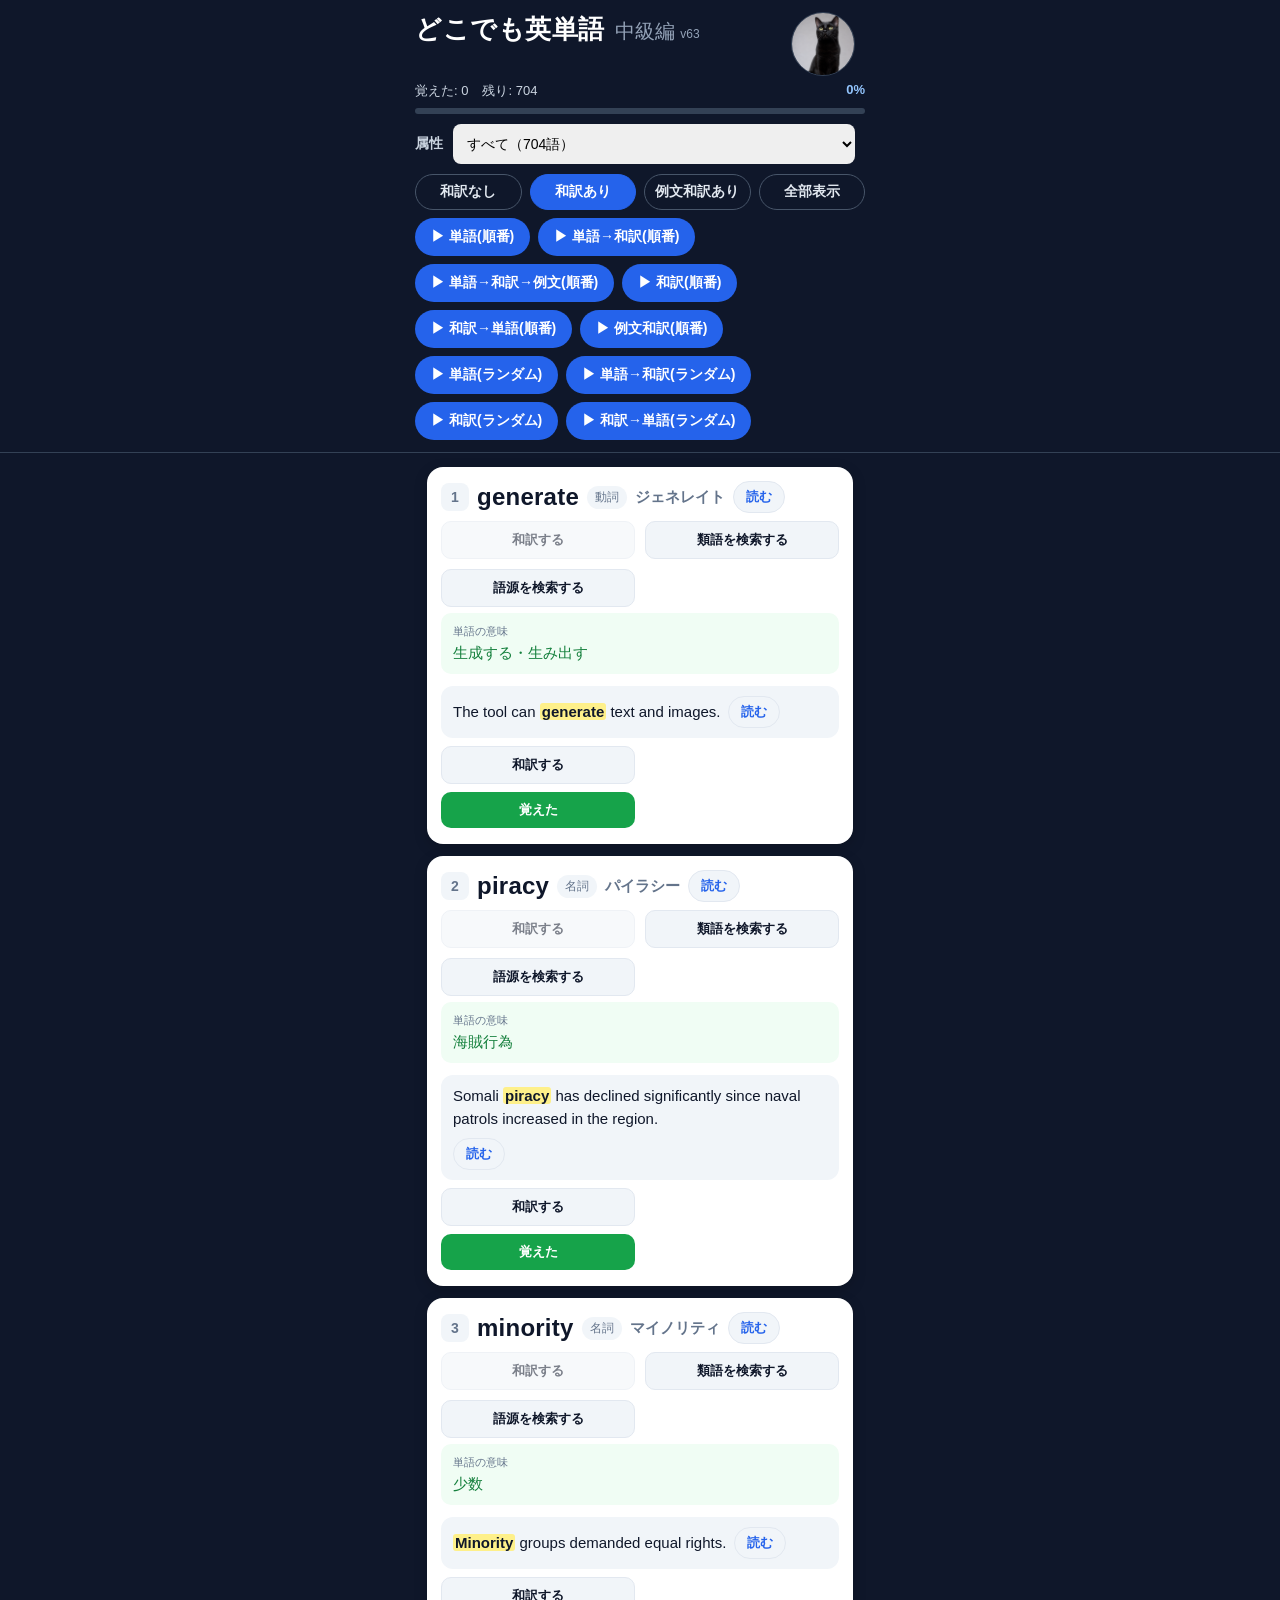
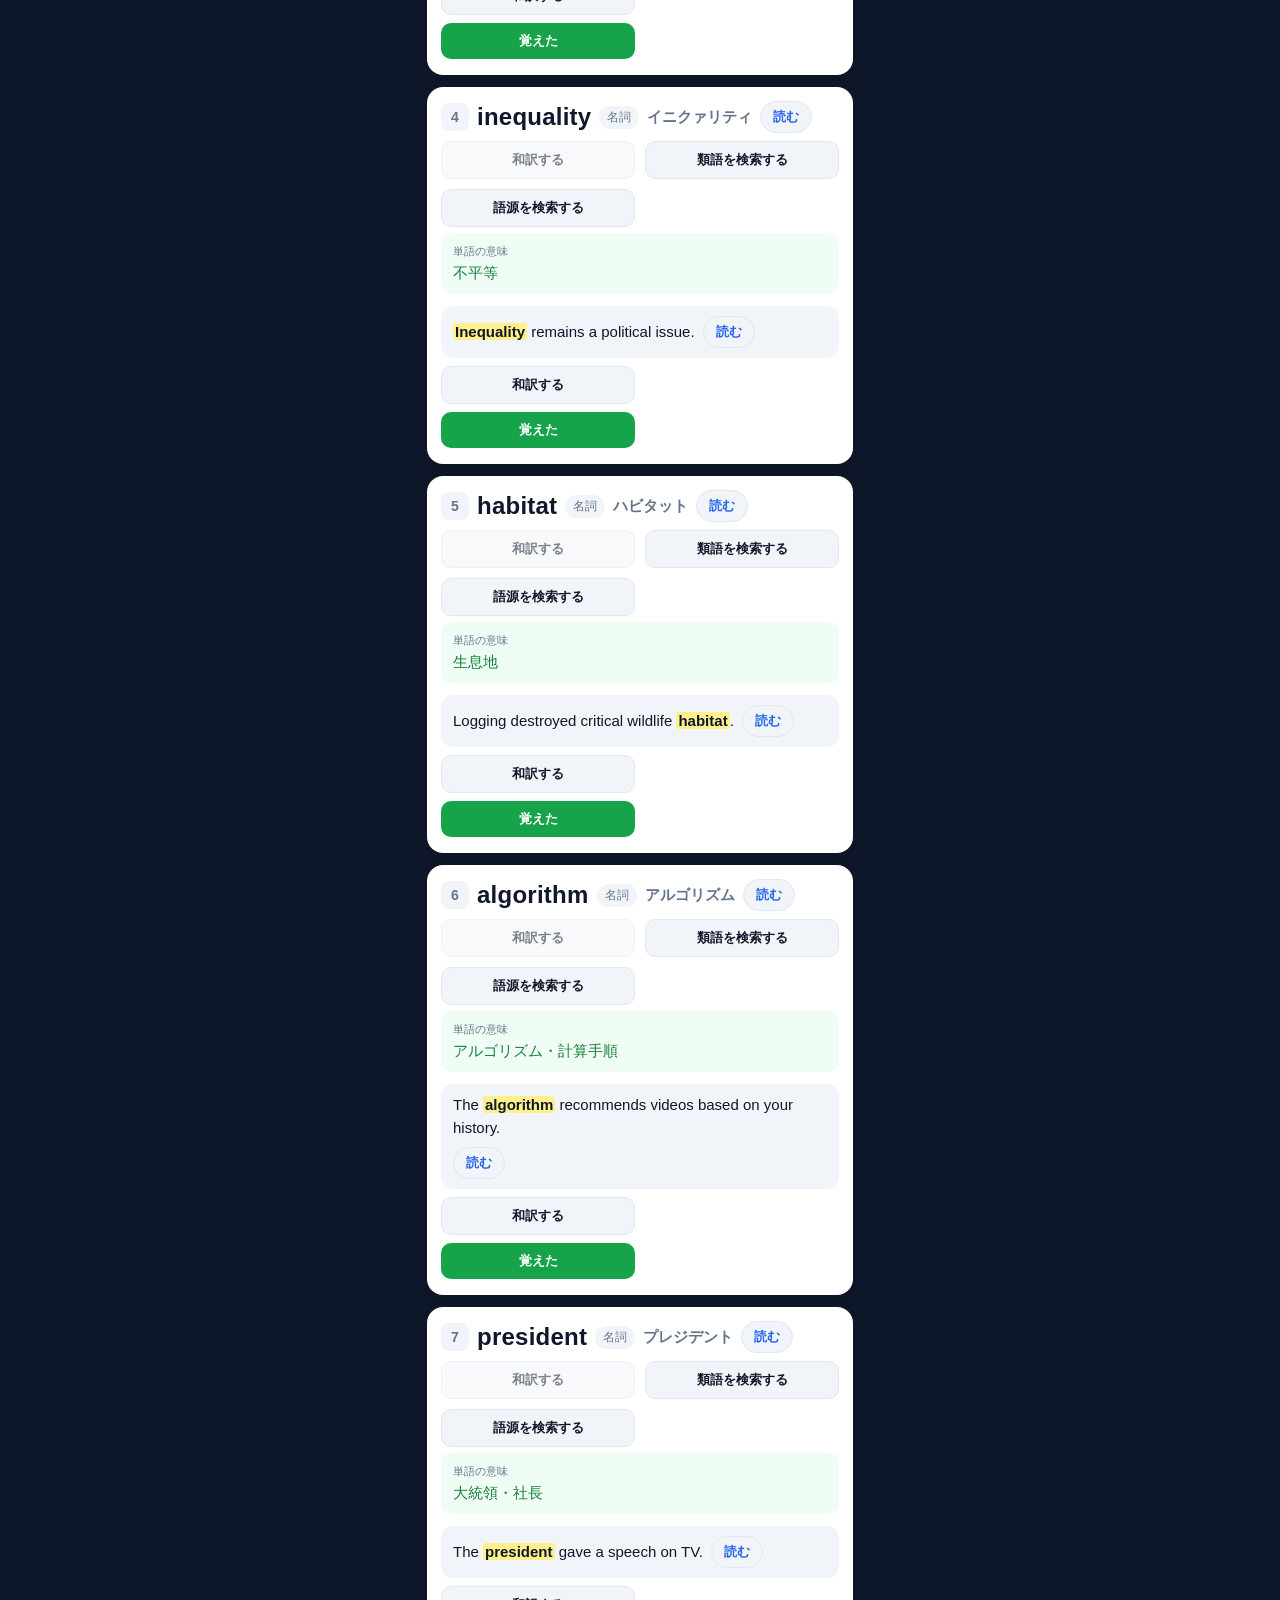
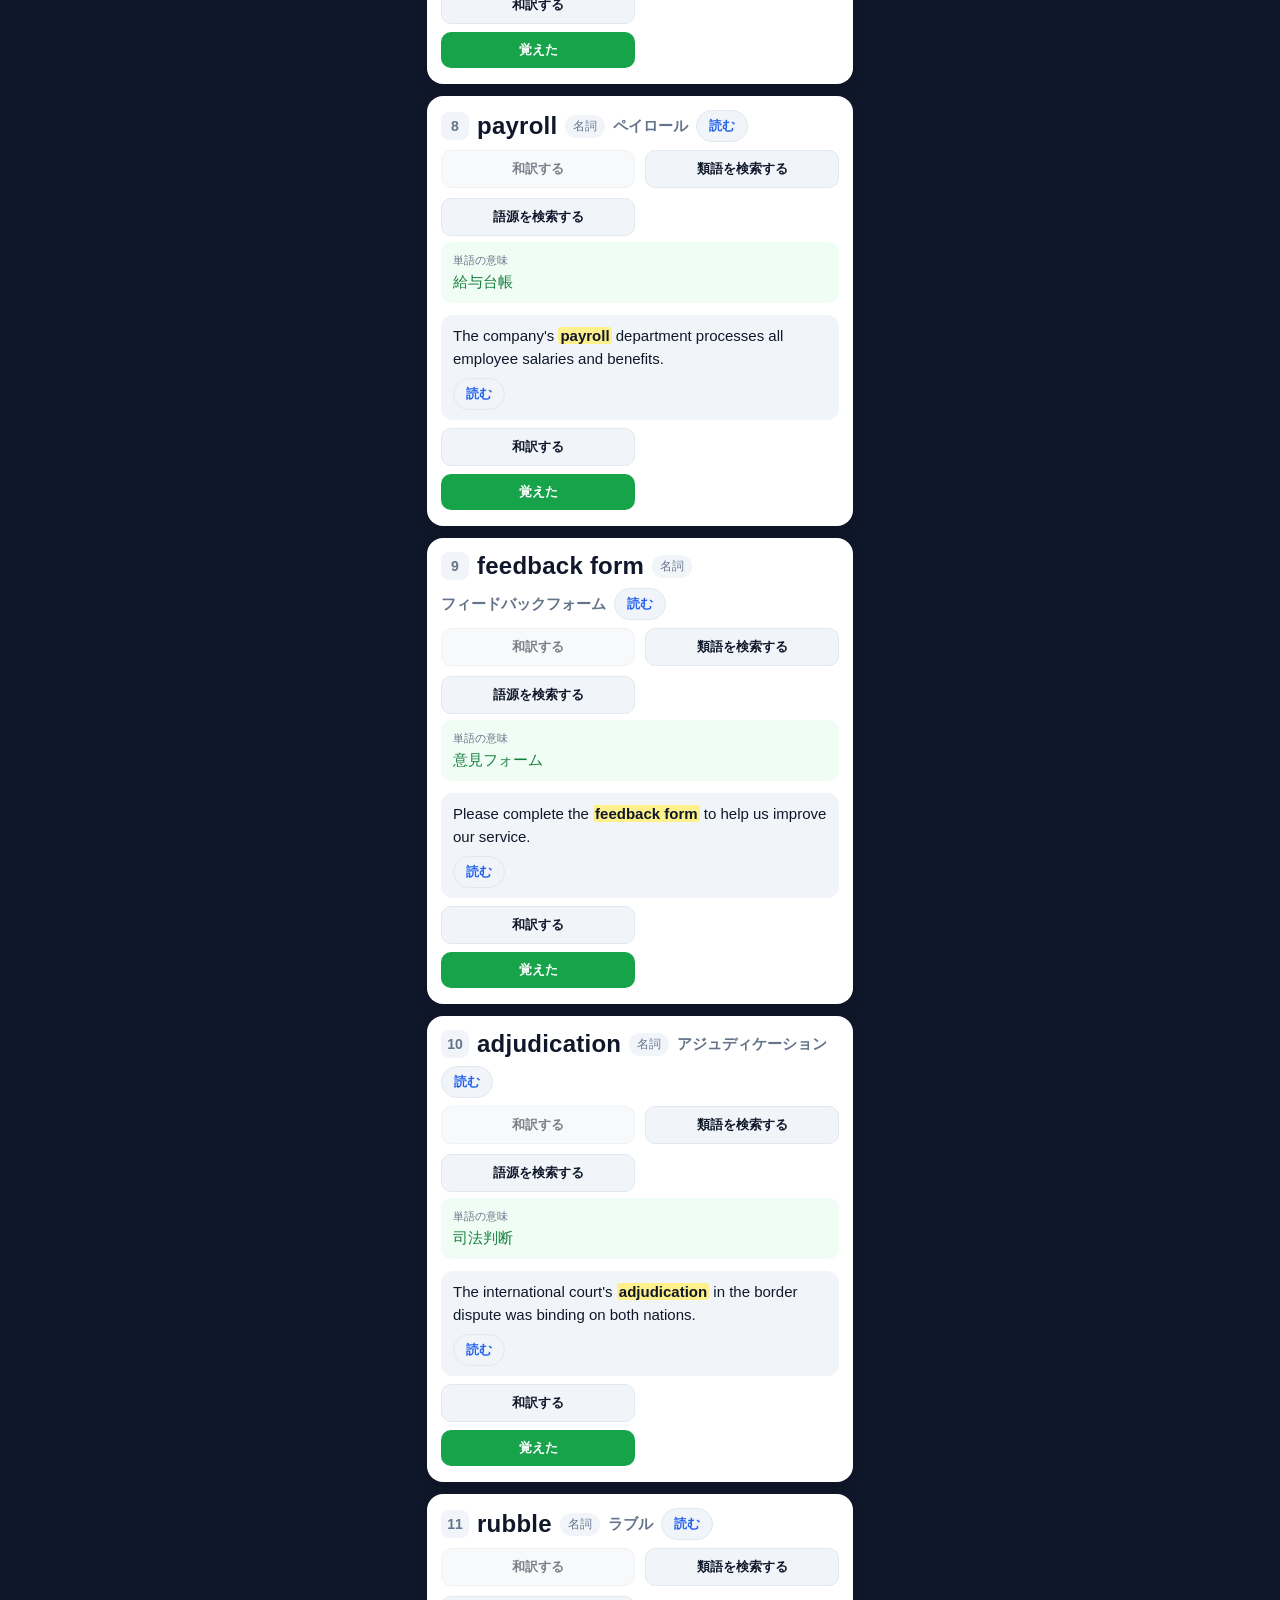
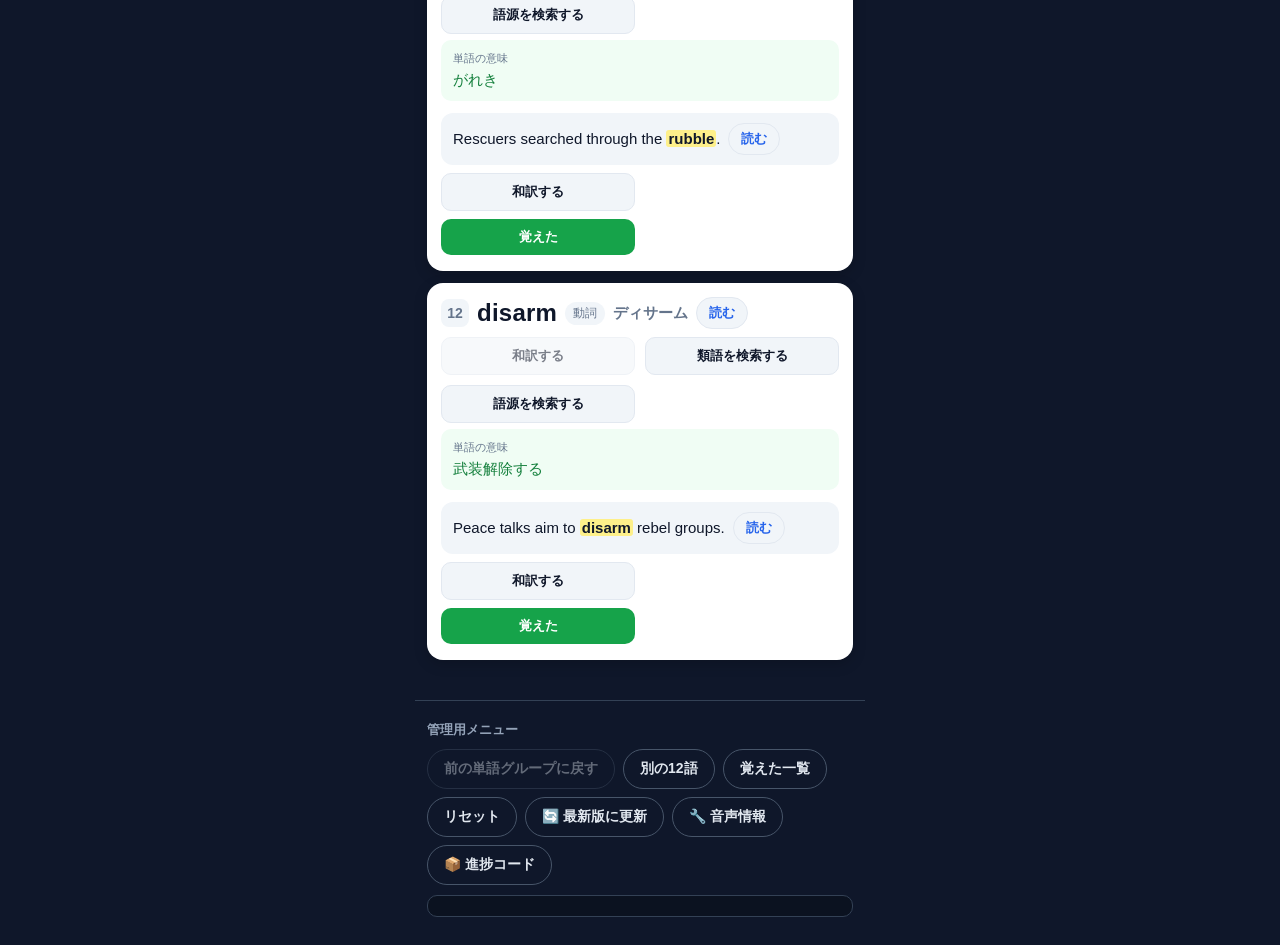
<file: index.html>
<!DOCTYPE html>
<html lang="ja">
<head>
  <meta charset="UTF-8" />
  <meta name="viewport" content="width=device-width, initial-scale=1.0, viewport-fit=cover" />
  <meta name="theme-color" content="#0f172a" />
  <meta http-equiv="Cache-Control" content="no-cache, no-store, must-revalidate" />
  <script>
    (function () {
      if (new URLSearchParams(location.search).get("hardreset") !== "1") return;
      var tasks = [];
      if ("serviceWorker" in navigator) {
        tasks.push(
          navigator.serviceWorker.getRegistrations().then(function (regs) {
            return Promise.all(regs.map(function (r) { return r.unregister(); }));
          })
        );
      }
      if ("caches" in window) {
        tasks.push(
          caches.keys().then(function (keys) {
            return Promise.all(keys.map(function (k) { return caches.delete(k); }));
          })
        );
      }
      Promise.all(tasks).finally(function () {
        var u = new URL(location.href);
        u.searchParams.delete("hardreset");
        u.searchParams.set("_t", Date.now());
        location.replace(u.href);
      });
    })();
  </script>
  <title>どこでも英単語 中級編</title>
  <link rel="preconnect" href="https://fonts.googleapis.com" />
  <link rel="preconnect" href="https://fonts.gstatic.com" crossorigin />
  <link
    href="https://fonts.googleapis.com/css2?family=Yomogi&display=swap"
    rel="stylesheet"
  />
  <link rel="manifest" href="manifest.webmanifest?v=63" />
  <link rel="apple-touch-icon" href="header-cat.png?v=63" />
  <link rel="stylesheet" href="style.css?v=63" />
</head>
<body>
  <header class="app-header">
    <div class="header-row">
      <h1 class="brand">
        <span class="brand-name">どこでも英単語</span>
      </h1>
      <span class="subtitle">中級編 <span id="appVersion"></span></span>
      <img class="header-mascot" src="header-cat.png?v=63" alt="" />
    </div>
    <div class="header-stats">
      <span id="learnedCount">覚えた: 0</span>
      <span id="remainCount">残り: 0</span>
      <span id="progressPct">0%</span>
    </div>
    <div class="progress-bar" aria-hidden="true">
      <div id="progressFill" class="progress-fill"></div>
    </div>
    <div class="category-row">
      <label for="catSelect">属性</label>
      <select id="catSelect" aria-label="属性で絞り込み"></select>
      <span id="catCount" class="cat-count"></span>
    </div>
    <div class="header-actions mode-actions">
      <button class="btn btn-ghost mode-btn" data-mode="no-ja">和訳なし</button>
      <button class="btn btn-ghost mode-btn" data-mode="normal">和訳あり</button>
      <button class="btn btn-ghost mode-btn" data-mode="ex">例文和訳あり</button>
      <button class="btn btn-ghost mode-btn" data-mode="full">全部表示</button>
    </div>
    <div class="header-actions header-actions-read">
      <button id="readWordsSeqBtn" class="btn btn-primary">▶ 単語(順番)</button>
      <button id="readWordJaSeqBtn" class="btn btn-primary">▶ 単語→和訳(順番)</button>
      <button id="readWordExBtn" class="btn btn-primary">▶ 単語→和訳→例文(順番)</button>
      <button id="readJaSeqBtn" class="btn btn-primary">▶ 和訳(順番)</button>
      <button id="readJaWordSeqBtn" class="btn btn-primary">▶ 和訳→単語(順番)</button>
      <button id="readExJaBtn" class="btn btn-primary">▶ 例文和訳(順番)</button>
    </div>
    <div class="header-actions header-actions-read">
      <button id="readWordsRandomBtn" class="btn btn-primary">▶ 単語(ランダム)</button>
      <button id="readWordJaRandomBtn" class="btn btn-primary">▶ 単語→和訳(ランダム)</button>
      <button id="readJaRandomBtn" class="btn btn-primary">▶ 和訳(ランダム)</button>
      <button id="readJaWordRandomBtn" class="btn btn-primary">▶ 和訳→単語(ランダム)</button>
      <button id="stopBtn" class="btn btn-ghost" hidden>■ 停止</button>
    </div>
  </header>

  <main id="cardList" class="card-list"></main>

  <div id="emptyState" class="empty-state" hidden>
    <p id="emptyStateMsg">🎉 すべての単語を覚えました！</p>
    <button id="restartBtn" class="btn btn-primary">もう一度はじめから</button>
  </div>

  <footer class="app-management" aria-label="管理用メニュー">
    <p class="management-title">管理用メニュー</p>
    <div class="header-actions">
      <button id="previousGroupBtn" class="btn btn-ghost" disabled>前の単語グループに戻す</button>
      <button id="shuffleBtn" class="btn btn-ghost">別の12語</button>
      <button id="learnedListBtn" class="btn btn-ghost">覚えた一覧</button>
      <button id="resetBtn" class="btn btn-ghost">リセット</button>
      <button id="updateBtn" class="btn btn-ghost">🔄 最新版に更新</button>
      <button id="voiceInfoBtn" class="btn btn-ghost">🔧 音声情報</button>
      <button id="progressCodeBtn" class="btn btn-ghost">📦 進捗コード</button>
    </div>
    <div id="learnedPanel" class="learned-panel" hidden></div>
    <div id="voicePanel" class="voice-panel" hidden></div>
    <div id="progressCodePanel" class="progress-code-panel" hidden></div>
  </footer>

  <script src="words_extra.js?v=63"></script>
  <script src="words.js?v=63"></script>
  <script src="app.js?v=63"></script>
</body>
</html>
</file>
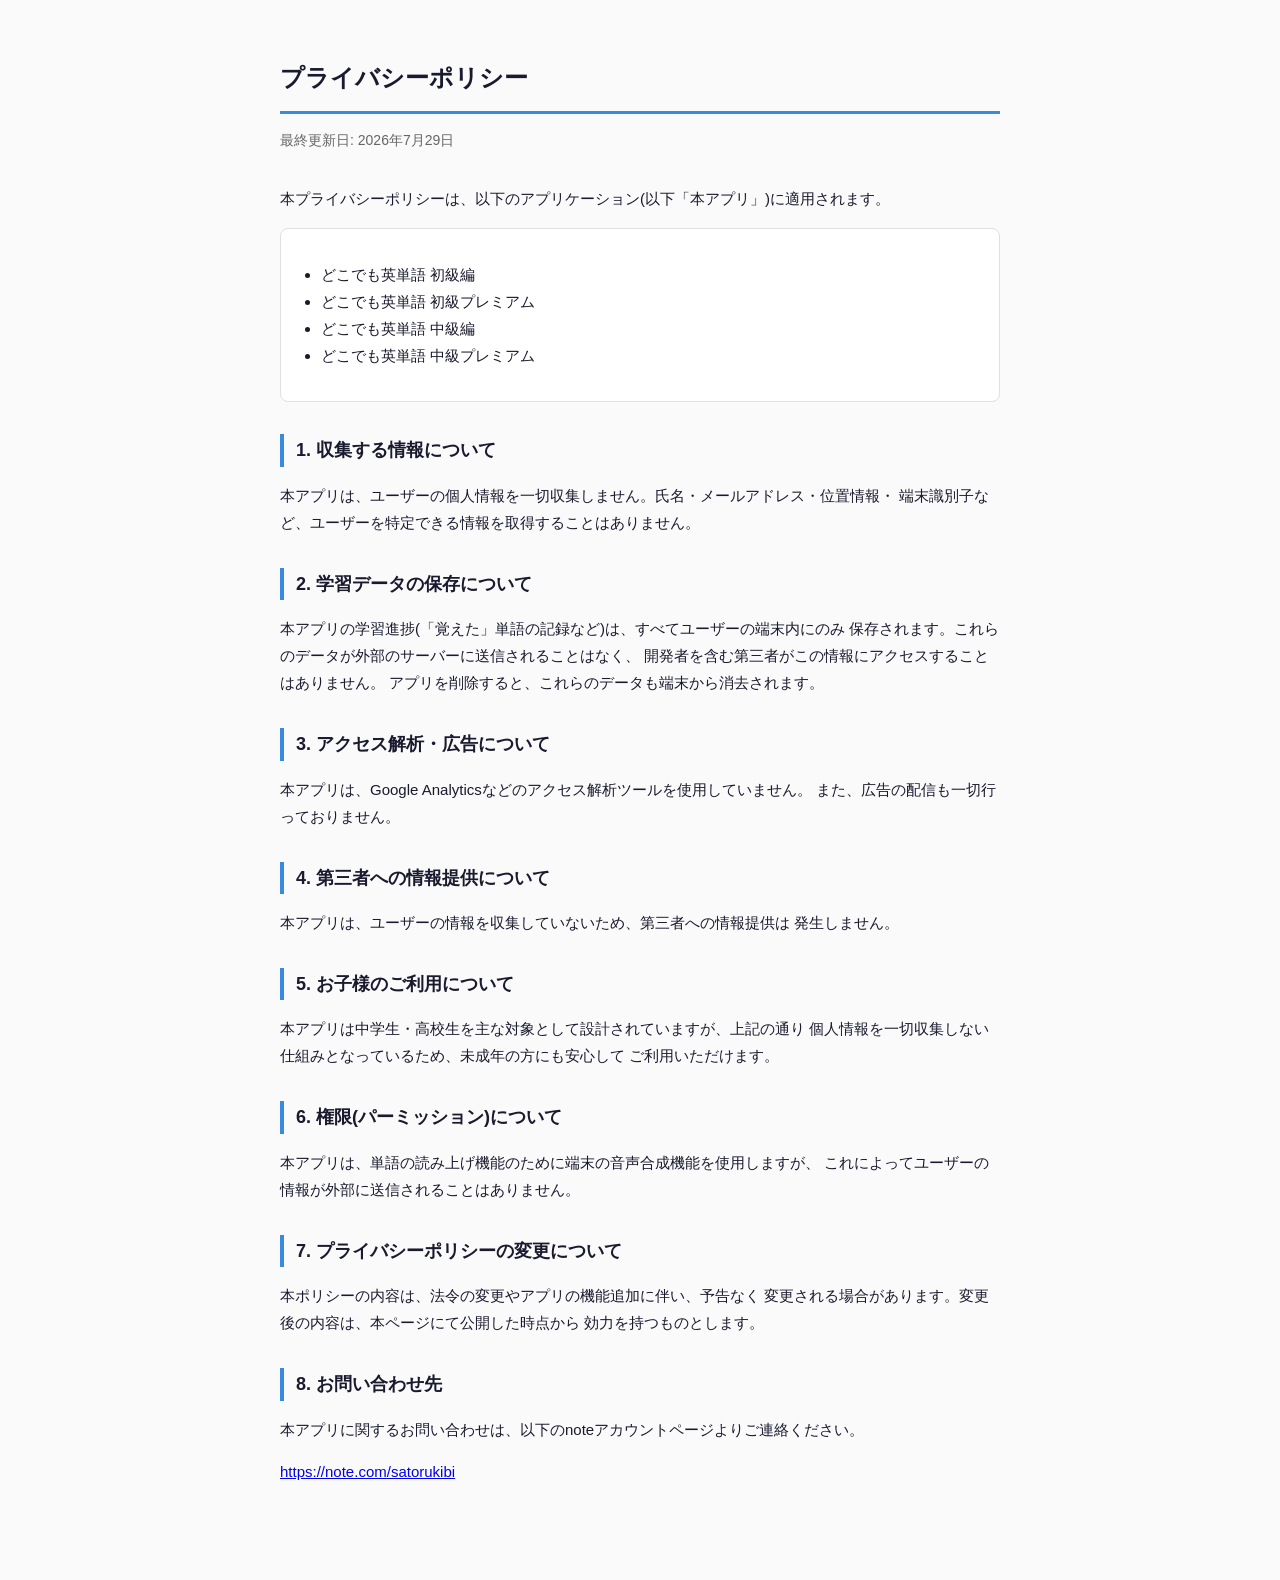
<file: privacy.html>
<!DOCTYPE html>
<html lang="ja">
<head>
<meta charset="UTF-8">
<meta name="viewport" content="width=device-width, initial-scale=1.0">
<title>プライバシーポリシー | どこでも英単語</title>
<style>
  body {
    font-family: -apple-system, BlinkMacSystemFont, "Segoe UI", "Hiragino Sans", "Noto Sans JP", sans-serif;
    max-width: 720px;
    margin: 0 auto;
    padding: 40px 24px 80px;
    line-height: 1.8;
    color: #1a1a2e;
    background: #fafafa;
  }
  h1 {
    font-size: 24px;
    border-bottom: 3px solid #378ADD;
    padding-bottom: 12px;
    margin-bottom: 8px;
  }
  .updated {
    color: #666;
    font-size: 14px;
    margin-bottom: 32px;
  }
  h2 {
    font-size: 18px;
    margin-top: 32px;
    color: #1a1a2e;
    border-left: 4px solid #378ADD;
    padding-left: 12px;
  }
  p, li {
    font-size: 15px;
  }
  ul {
    padding-left: 20px;
  }
  .apps {
    background: #fff;
    border: 1px solid #e0e0e0;
    border-radius: 8px;
    padding: 16px 20px;
    margin: 16px 0;
  }
  .contact-note {
    background: #fff8e1;
    border-left: 4px solid #ffb300;
    padding: 12px 16px;
    font-size: 14px;
    margin-top: 8px;
  }
</style>
</head>
<body>

<h1>プライバシーポリシー</h1>
<p class="updated">最終更新日: 2026年7月29日</p>

<p>本プライバシーポリシーは、以下のアプリケーション(以下「本アプリ」)に適用されます。</p>

<div class="apps">
  <ul>
    <li>どこでも英単語 初級編</li>
    <li>どこでも英単語 初級プレミアム</li>
    <li>どこでも英単語 中級編</li>
    <li>どこでも英単語 中級プレミアム</li>
  </ul>
</div>

<h2>1. 収集する情報について</h2>
<p>
本アプリは、ユーザーの個人情報を一切収集しません。氏名・メールアドレス・位置情報・
端末識別子など、ユーザーを特定できる情報を取得することはありません。
</p>

<h2>2. 学習データの保存について</h2>
<p>
本アプリの学習進捗(「覚えた」単語の記録など)は、すべてユーザーの端末内にのみ
保存されます。これらのデータが外部のサーバーに送信されることはなく、
開発者を含む第三者がこの情報にアクセスすることはありません。
アプリを削除すると、これらのデータも端末から消去されます。
</p>

<h2>3. アクセス解析・広告について</h2>
<p>
本アプリは、Google Analyticsなどのアクセス解析ツールを使用していません。
また、広告の配信も一切行っておりません。
</p>

<h2>4. 第三者への情報提供について</h2>
<p>
本アプリは、ユーザーの情報を収集していないため、第三者への情報提供は
発生しません。
</p>

<h2>5. お子様のご利用について</h2>
<p>
本アプリは中学生・高校生を主な対象として設計されていますが、上記の通り
個人情報を一切収集しない仕組みとなっているため、未成年の方にも安心して
ご利用いただけます。
</p>

<h2>6. 権限(パーミッション)について</h2>
<p>
本アプリは、単語の読み上げ機能のために端末の音声合成機能を使用しますが、
これによってユーザーの情報が外部に送信されることはありません。
</p>

<h2>7. プライバシーポリシーの変更について</h2>
<p>
本ポリシーの内容は、法令の変更やアプリの機能追加に伴い、予告なく
変更される場合があります。変更後の内容は、本ページにて公開した時点から
効力を持つものとします。
</p>

<h2>8. お問い合わせ先</h2>
<p>
本アプリに関するお問い合わせは、以下のnoteアカウントページよりご連絡ください。
</p>
<p>
<a href="https://note.com/satorukibi" target="_blank" rel="noopener">https://note.com/satorukibi</a>
</p>

</body>
</html>
</file>
<file: style.css>
:root {
  --bg: #0f172a;
  --bg-soft: #1e293b;
  --card: #ffffff;
  --card-soft: #f1f5f9;
  --text: #0f172a;
  --muted: #64748b;
  --primary: #2563eb;
  --primary-dark: #1d4ed8;
  --green: #16a34a;
  --green-dark: #15803d;
  --line: #e2e8f0;
  --radius: 16px;
  --content-width: 450px;
  --content-padding: 12px;
}

* { box-sizing: border-box; -webkit-tap-highlight-color: transparent; }

html, body {
  margin: 0;
  padding: 0;
  width: 100%;
  max-width: 100%;
  min-height: 100%;
  overflow-x: hidden;
  background: var(--bg);
  color: var(--text);
  font-family: -apple-system, BlinkMacSystemFont, "Segoe UI", "Hiragino Kaku Gothic ProN",
    "Yu Gothic", Meiryo, sans-serif;
  -webkit-text-size-adjust: 100%;
  -webkit-overflow-scrolling: touch;
}

/* ---------- アプリ内ブラウザ警告 ---------- */
.in-app-browser-warning {
  display: flex;
  align-items: center;
  gap: 10px;
  background: #78350f;
  color: #fef3c7;
  font-size: 13px;
  line-height: 1.5;
  padding: 10px max(12px, env(safe-area-inset-right)) 10px max(12px, env(safe-area-inset-left));
}
.in-app-browser-warning span { flex: 1; }
.in-app-browser-warning button {
  flex: 0 0 auto;
  background: transparent;
  border: none;
  color: #fef3c7;
  font-size: 16px;
  cursor: pointer;
  padding: 4px;
}

/* ---------- ヘッダー ---------- */
.app-header {
  position: sticky;
  top: 0;
  z-index: 10;
  background: var(--bg);
  color: #fff;
  padding: calc(env(safe-area-inset-top) + 12px)
    max(16px, env(safe-area-inset-right))
    12px
    max(16px, env(safe-area-inset-left));
  border-bottom: 1px solid #334155;
}

.app-header > * {
  max-width: var(--content-width);
  margin-left: auto;
  margin-right: auto;
  width: 100%;
}

.header-row {
  display: flex;
  align-items: baseline;
  column-gap: 0;
  row-gap: 6px;
  flex-wrap: wrap;
}

.header-mascot {
  width: 64px;
  height: 64px;
  margin-left: auto;
  margin-right: 10px;
  border-radius: 999px;
  object-fit: cover;
  object-position: 50% 5%;
  border: 1px solid #334155;
  flex: 0 0 auto;
  align-self: center;
}

@media (max-width: 390px) {
  .header-mascot { width: 52px; height: 52px; }
}

.app-header .brand {
  margin: 0;
  display: inline-flex;
  align-items: baseline;
  gap: 7px;
  font-size: 26px;
  font-weight: 800;
  letter-spacing: 0.02em;
  white-space: nowrap;
}

.title-sub {
  margin-left: 2px;
  padding: 0 2px 2px;
  color: #cbd5e1;
  font-family: "Yomogi", "Yu Kyokasho", "Klee", "Hiragino Maru Gothic ProN",
    "Yu Gothic", cursive;
  font-size: 20px;
  font-weight: 500;
  letter-spacing: 0.06em;
}

.subtitle {
  margin-left: 0.5em;
  font-size: 20px;
  color: #94a3b8;
  white-space: nowrap;
}

#appVersion {
  font-size: 12px;
}

@media (max-width: 390px) {
  .header-row { row-gap: 5px; }
  .app-header .brand { font-size: 25px; }
  .title-sub { font-size: 15px; }
  .subtitle { font-size: 15px; }
}

.header-stats {
  display: flex;
  gap: 14px;
  margin-top: 6px;
  font-size: 13px;
  color: #cbd5e1;
  flex-wrap: wrap;
}

#progressPct {
  margin-left: auto;
  font-weight: 800;
  color: #93c5fd;
}

.progress-bar {
  margin-top: 8px;
  height: 6px;
  background: #334155;
  border-radius: 999px;
  overflow: hidden;
}

.progress-fill {
  height: 100%;
  width: 0%;
  background: linear-gradient(90deg, #2563eb, #4ade80);
  border-radius: 999px;
  transition: width 0.25s ease;
}

.category-row {
  display: flex;
  align-items: center;
  gap: 10px;
  margin-top: 10px;
  flex-wrap: wrap;
  font-size: 14px;
}
.category-row label {
  font-weight: 700;
  color: #cbd5e1;
}
.category-row select {
  flex: 1;
  min-width: 140px;
  font-size: 14px;
  padding: 8px 10px;
  border-radius: 8px;
  border: none;
  min-height: 40px;
}
.cat-count {
  font-size: 12px;
  color: #94a3b8;
}

.header-actions {
  display: flex;
  gap: 8px;
  margin-top: 12px;
  flex-wrap: wrap;
}

.header-actions-read {
  margin-top: 8px;
}

.header-actions-read:first-of-type {
  margin-top: 12px;
}

/* ---------- ボタン ---------- */
.btn {
  border: none;
  border-radius: 999px;
  padding: 10px 16px;
  font-size: 14px;
  font-weight: 700;
  cursor: pointer;
  transition: transform 0.05s ease, background 0.15s ease, opacity 0.15s ease;
}
.btn:active { transform: scale(0.96); }

.btn-primary { background: var(--primary); color: #fff; }
.btn-primary:hover { background: var(--primary-dark); }

.btn-ghost {
  background: transparent;
  color: #e2e8f0;
  border: 1px solid #475569;
}

.mode-actions {
  margin-top: 10px;
  flex-wrap: nowrap;
}

.mode-btn {
  flex: 1 1 0;
  padding: 8px 2px;
  text-align: center;
  white-space: nowrap;
}

.mode-btn.active {
  background: var(--primary);
  color: #fff;
  border-color: var(--primary);
}

.btn:disabled {
  opacity: 0.4;
  cursor: default;
}

/* ---------- 画面末尾の管理用メニュー ---------- */
.app-management {
  max-width: var(--content-width);
  width: 100%;
  margin: 0 auto;
  padding: 20px max(var(--content-padding), env(safe-area-inset-right))
    calc(env(safe-area-inset-bottom) + 28px)
    max(var(--content-padding), env(safe-area-inset-left));
  border-top: 1px solid #334155;
  color: #fff;
}

.management-title {
  margin: 0;
  color: #94a3b8;
  font-size: 13px;
  font-weight: 700;
}

.app-management .header-actions {
  margin-top: 10px;
}

/* ---------- 音声情報パネル ---------- */
.voice-panel {
  margin-top: 10px;
  background: #0b1220;
  border: 1px solid #334155;
  border-radius: 10px;
  padding: 10px 12px;
  font-size: 12px;
  line-height: 1.6;
  color: #cbd5e1;
  max-height: 200px;
  overflow: auto;
  white-space: pre-wrap;
  word-break: break-word;
}
.voice-panel .ok { color: #4ade80; font-weight: 700; }
.voice-panel .ng { color: #f87171; font-weight: 700; }
.voice-panel .hit { color: #93c5fd; }

/* ---------- 覚えた一覧パネル ---------- */
.learned-panel {
  margin-top: 10px;
  background: #0b1220;
  border: 1px solid #334155;
  border-radius: 10px;
  padding: 10px 12px;
  max-height: 220px;
  overflow: auto;
}

.learned-panel-empty {
  font-size: 13px;
  color: #94a3b8;
}

.learned-item {
  display: flex;
  align-items: center;
  gap: 8px;
  padding: 6px 0;
  border-bottom: 1px solid #1e293b;
  font-size: 13px;
  color: #e2e8f0;
}
.learned-item:last-child { border-bottom: none; }

.learned-item-word {
  font-weight: 800;
  flex: 1;
}

.learned-item-ja {
  color: #94a3b8;
  font-size: 12px;
}

.unlearn-btn {
  flex: 0 0 auto;
  background: transparent;
  color: #f87171;
  border: 1px solid #7f1d1d;
  border-radius: 8px;
  padding: 4px 10px;
  font-size: 12px;
  font-weight: 700;
  cursor: pointer;
}

/* ---------- 進捗コードパネル ---------- */
.progress-code-panel {
  margin-top: 10px;
  background: #0b1220;
  border: 1px solid #334155;
  border-radius: 10px;
  padding: 10px 12px;
  display: flex;
  flex-direction: column;
  gap: 12px;
}

.progress-code-desc {
  margin: 0;
  font-size: 13px;
  color: #94a3b8;
}

.progress-code-section {
  display: flex;
  flex-direction: column;
  gap: 6px;
}

.progress-code-section .label {
  font-size: 12px;
  font-weight: 700;
  color: #94a3b8;
}

.progress-code-textarea {
  width: 100%;
  resize: vertical;
  background: #0f172a;
  color: #e2e8f0;
  border: 1px solid #334155;
  border-radius: 8px;
  padding: 8px 10px;
  font-size: 12px;
  font-family: monospace;
  box-sizing: border-box;
}

.progress-code-status {
  font-size: 12px;
  min-height: 1.4em;
}

.progress-code-status.ok { color: #4ade80; }
.progress-code-status.ng { color: #f87171; }

/* ---------- カード一覧 ---------- */
.card-list {
  max-width: var(--content-width);
  width: 100%;
  margin: 0 auto;
  padding: 14px max(var(--content-padding), env(safe-area-inset-right))
    calc(env(safe-area-inset-bottom) + 40px)
    max(var(--content-padding), env(safe-area-inset-left));
  display: flex;
  flex-direction: column;
  gap: 12px;
}

.word-card {
  background: var(--card);
  border-radius: var(--radius);
  padding: 14px 14px 16px;
  box-shadow: 0 4px 14px rgba(0, 0, 0, 0.18);
  animation: pop 0.18s ease;
  transition: box-shadow 0.2s ease, outline 0.2s ease;
}

.word-card.speaking-now {
  outline: 2px solid var(--primary);
  box-shadow: 0 0 0 4px rgba(37, 99, 235, 0.2);
}

@keyframes pop {
  from { opacity: 0; transform: translateY(6px); }
  to { opacity: 1; transform: translateY(0); }
}

.card-line {
  display: flex;
  flex-wrap: wrap;
  align-items: center;
  gap: 8px;
  margin-top: 8px;
}
.card-line:first-child { margin-top: 0; }

.word-line .word-en {
  font-size: 24px;
  font-weight: 800;
  letter-spacing: 0.01em;
}

.word-line .word-kana {
  font-size: 15px;
  color: var(--muted);
  font-weight: 600;
}

.inline-btn {
  flex: 0 0 auto;
  background: var(--card-soft);
  color: var(--primary);
  border: 1px solid var(--line);
  border-radius: 999px;
  padding: 6px 12px;
  font-size: 13px;
  font-weight: 700;
  cursor: pointer;
  white-space: nowrap;
}
.inline-btn:active { transform: scale(0.94); }
.inline-btn.speaking { background: #dbeafe; }

.ex-line {
  margin-top: 12px;
  background: var(--card-soft);
  border-radius: 12px;
  padding: 10px 12px;
}

.ex-line .example-en {
  font-size: 15px;
  line-height: 1.5;
}

.btn-line {
  display: grid;
  grid-template-columns: repeat(2, minmax(0, 1fr));
  gap: 10px;
}

.btn-line .learned-btn {
  width: auto;
}

.num-badge {
  flex: 0 0 auto;
  width: 28px;
  height: 28px;
  border-radius: 8px;
  background: var(--card-soft);
  color: var(--muted);
  display: grid;
  place-items: center;
  font-weight: 800;
  font-size: 14px;
}

.word-pos {
  font-size: 12px;
  color: var(--muted);
  background: var(--card-soft);
  padding: 3px 8px;
  border-radius: 999px;
  white-space: nowrap;
}

.example-en {
  font-size: 15px;
  line-height: 1.5;
}

.word-hit {
  background: #fef08a;
  color: var(--text);
  padding: 0 2px;
  border-radius: 3px;
  font-weight: 800;
}

/* 隠す/表示する訳エリア */
.reveal {
  margin-top: 6px;
  font-size: 15px;
  line-height: 1.5;
  color: var(--green-dark);
  background: #f0fdf4;
  border-radius: 10px;
  padding: 10px 12px;
  display: none;
}
.reveal.show { display: block; }
.reveal .label { font-size: 11px; color: var(--muted); display: block; margin-bottom: 2px; }

.reveal-syn,
.reveal-etym {
  font-style: italic;
}

.reveal-syn {
  background: #eff6ff;
  color: #1e3a8a;
}

.reveal-etym {
  background: #faf5ff;
  color: #5b21b6;
}

.etym-self {
  margin: 0 0 8px;
  font-size: 14px;
  font-weight: 400;
  font-style: normal;
}

.syn-item {
  display: flex;
  flex-wrap: wrap;
  align-items: baseline;
  gap: 6px;
  margin-top: 6px;
}
.syn-item:first-of-type { margin-top: 4px; }

.syn-en {
  font-weight: 800;
  font-size: 16px;
  font-style: normal; /* 強調文字（単語そのもの）はゴシックのまま立体表示 */
}

.syn-pos {
  font-size: 11px;
  color: var(--muted);
  background: var(--card-soft);
  padding: 2px 6px;
  border-radius: 999px;
}

.syn-ja {
  font-size: 14px;
  color: #334155;
  font-style: normal; /* 括弧・和訳・ニュアンスで書体を個別に制御する */
}

.syn-paren {
  font-style: normal; /* カッコは斜体にしない */
  font-weight: 400;
}

.syn-trans {
  font-style: normal; /* 和訳はゴシック体で立体表示 */
  font-weight: 700;
}

.syn-nuance {
  font-style: italic; /* ニュアンス説明のみ斜体・通常の太さ */
  font-weight: 400;
}

.mini-read-btn {
  flex: 0 0 auto;
  font-style: normal;
  background: var(--card-soft);
  color: var(--primary);
  border: 1px solid var(--line);
  border-radius: 999px;
  width: 24px;
  height: 24px;
  line-height: 1;
  font-size: 12px;
  padding: 0;
  cursor: pointer;
}
.mini-read-btn:active { transform: scale(0.9); }
.mini-read-btn.speaking { background: #dbeafe; }

.syn-none {
  margin: 4px 0 0;
  font-size: 14px;
  color: var(--muted);
}

.reveal-btn {
  background: var(--card-soft);
  color: var(--text);
  border: 1px solid var(--line);
  border-radius: 10px;
  padding: 9px 12px;
  font-size: 13px;
  font-weight: 700;
  cursor: pointer;
  text-align: center;
  overflow-wrap: break-word;
}
.reveal-btn:active { transform: scale(0.97); }
.reveal-btn.done { opacity: 0.55; }

.learned-btn {
  background: var(--green);
  color: #fff;
  border: none;
  border-radius: 10px;
  padding: 9px 14px;
  font-size: 13px;
  font-weight: 800;
  cursor: pointer;
  text-align: center;
  overflow-wrap: break-word;
}
.learned-btn:hover { background: var(--green-dark); }
.learned-btn:active { transform: scale(0.97); }

/* ---------- 完了画面 ---------- */
.empty-state {
  max-width: var(--content-width);
  width: 100%;
  margin: 40px auto;
  padding: 30px max(var(--content-padding), env(safe-area-inset-right))
    20px max(var(--content-padding), env(safe-area-inset-left));
  text-align: center;
  color: #e2e8f0;
}
.empty-state p { font-size: 20px; font-weight: 700; margin-bottom: 20px; }
</file>
